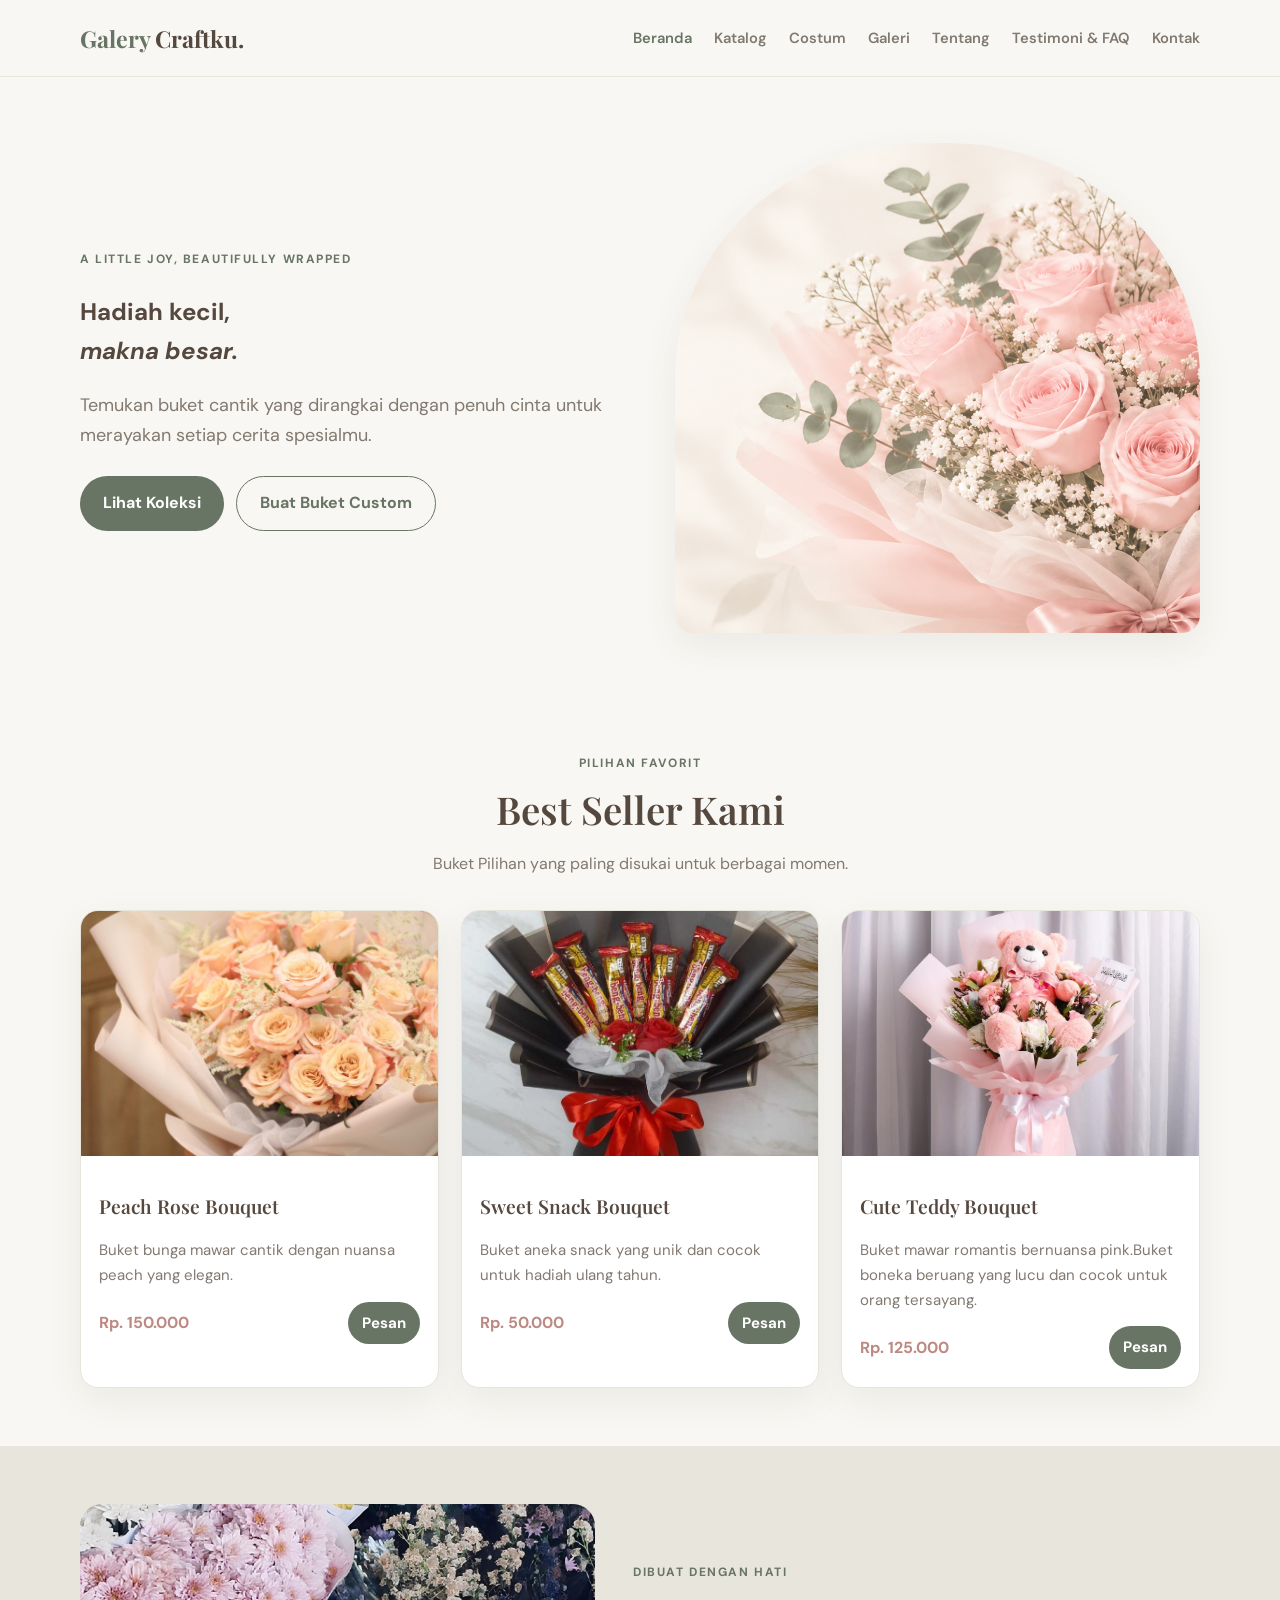
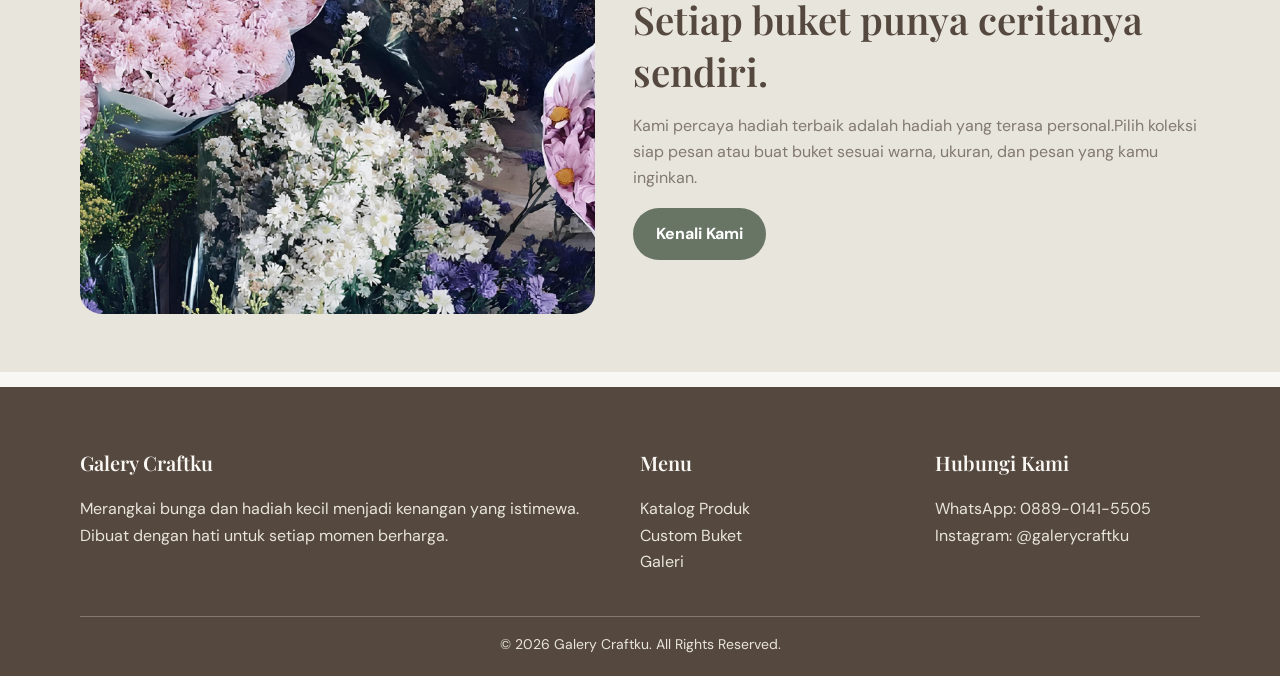
<file: index.html>
<!DOCTYPE html>
<html lang="en">
<head>
    <meta charset="UTF-8">
    <meta name="viewport" content="width=device-width, initial-scale=1.0">
    <title>Galery Craftku</title>
    <link rel="stylesheet" href="css/style.css">
</head>
<body>
    
    <header class="nenny_header">
        <div class="nenny_container nenny_nav">
            <a class="nenny_brand" href="index.html">Galery <span>Craftku.</span></a>
            <button class="nenny_toggle">☰</button>

            <nav class="nenny_links">
                <a class="nenny_active" href="index.html">Beranda</a>
                <a href="katalog.html">Katalog</a>
                <a href="custom.html">Costum</a>
                <a href="galeri.html">Galeri</a>
                <a href="tentang.html">Tentang</a>
                <a href="testimoni.html">Testimoni &amp; FAQ</a>
                <a href="kontak.html">Kontak</a>
            </nav>
        </div>
    </header>

    <main>
        <section class="nenny_hero">
            <div class="nenny_container nenny_hero-grid">
                <div>
                    <span class="nenny_eyebrow">A little joy, beautifully wrapped</span>
                    <h1>Hadiah kecil, <br><em>makna besar.</em></h1>
                    <p>Temukan buket cantik yang dirangkai dengan penuh cinta untuk merayakan setiap cerita spesialmu. </p>
                    <div class="nenny_actions">
                        <a class="nenny_btn" href="galeri.html">Lihat Koleksi</a>
                        <a class="nenny_btn nenny_btn-outline" href="custom.html">Buat Buket Custom</a>
                    </div>
                </div>

                <img class="nenny_hero-image" src="img/banner 3.png" alt="bunga">
            </div>
        </section>

        <section class="nenny_section">
            <div class="nenny_container">
                <div class="nenny_section-heading">
                    <span class="nenny_eyebrow">Pilihan Favorit</span>
                    <h2>Best Seller Kami</h2>
                    <p>Buket Pilihan yang paling disukai untuk berbagai momen.</p>
                </div>
                <div class="nenny_cards">
                    <article class="nenny_product-card">
                        <img src="img/produk/bunga_peach.jpg" alt="buket peach">
                        <div class="nenny_product-info">
                            <h3>Peach Rose Bouquet</h3>
                            <p>Buket bunga mawar cantik dengan nuansa peach yang elegan.</p>
                            <div class="nenny_card-bottom">
                                <span class="nenny_price">Rp. 150.000</span>
                                <a class="nenny_btn nenny_small-btn" href="kontak.html">Pesan</a>
                            </div>
                        </div>
                    </article>

                    <article class="nenny_product-card">
                        <img src="img/produk/buket_snack.jpg" alt="buket snack">
                        <div class="nenny_product-info">
                            <h3>Sweet Snack Bouquet</h3>
                            <p>Buket aneka snack yang unik dan cocok untuk hadiah ulang tahun.</p>
                            <div class="nenny_card-bottom">
                                <span class="nenny_price">Rp. 50.000</span>
                                <a class="nenny_btn nenny_small-btn" href="kontak.html">Pesan</a>
                            </div>
                        </div>
                    </article>

                    <article class="nenny_product-card">
                        <img src="img/produk/buket_boneka.jpg" alt="buket boneka">
                        <div class="nenny_product-info">
                            <h3>Cute Teddy Bouquet</h3>
                            <p>Buket mawar romantis bernuansa pink.Buket boneka beruang yang lucu dan cocok untuk orang tersayang.</p>
                            <div class="nenny_card-bottom">
                                <span class="nenny_price">Rp. 125.000</span>
                                <a class="nenny_btn nenny_small-btn" href="kontak.html">Pesan</a>
                            </div>
                        </div>
                    </article>
                </div>
            </div>
        </section>

        <section class="nenny_section nenny_section-soft">
            <div class="nenny_container nenny_two-col">
                <img class="nenny_rounded-img" src="img/fresh flower.jpg" alt="bunga">
                <div class="nenny_content">
                    <span class="nenny_eyebrow">Dibuat dengan hati</span>
                    <h2>Setiap buket punya ceritanya sendiri.</h2>
                    <p>Kami percaya hadiah terbaik adalah hadiah yang terasa personal.Pilih koleksi siap pesan atau buat buket sesuai warna, ukuran, dan pesan yang kamu inginkan.</p>
                    <a class="nenny_btn" href="tentang.html"> Kenali Kami</a>
                </div>
            </div>
        </section>
    </main>
    
    <footer class="nenny_footer">
        <div class="nenny_container">
            <div class="nenny_footer-grid">
                <div>
                    <h3>Galery Craftku</h3>
                    <p>Merangkai bunga dan hadiah kecil menjadi kenangan yang istimewa. Dibuat dengan hati untuk setiap momen berharga. </p>
                </div>
                <div>
                    <h3>Menu</h3>
                    <p>
                        <a href="katalog.html">Katalog Produk</a> <br>
                        <a href="custom.html">Custom Buket</a> <br>
                        <a href="galeri.html">Galeri</a> <br>
                    </p>
                </div>
                <div>
                    <h3>Hubungi Kami</h3>
                    <p>
                        <a>WhatsApp: 0889-0141-5505</a> <br>
                        <a>Instagram: @galerycraftku</a> <br>
                    </p>
                </div>
            </div>
            <div class="nenny_copyright">
                &copy; 2026 Galery Craftku. All Rights Reserved.
            </div>
        </div>
    </footer>

    <script src="js/script.js"></script>
</body>
</html>
</file>
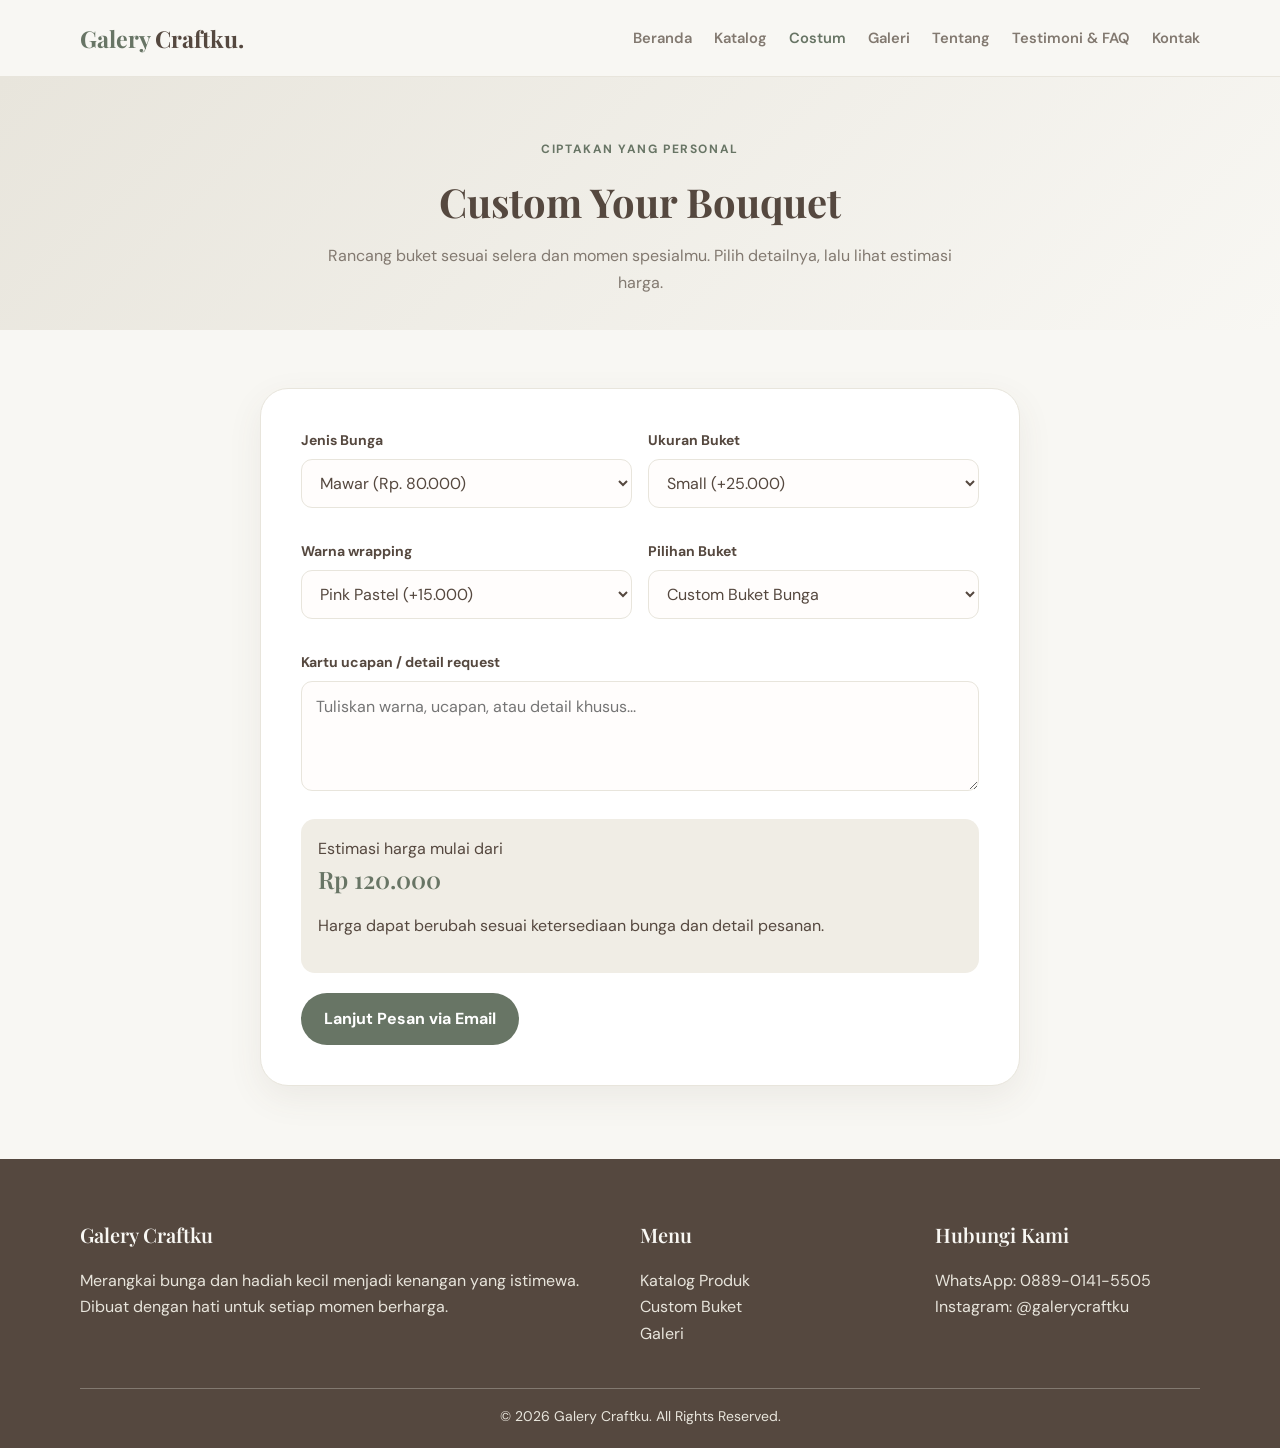
<file: custom.html>
<!DOCTYPE html>
<html lang="en">
<head>
    <meta charset="UTF-8">
    <meta name="viewport" content="width=device-width, initial-scale=1.0">
    <title>Galery Craftku</title>
    <link rel="stylesheet" href="css/style.css">
</head>
<body>
    <header class="nenny_header">
        <div class="nenny_container nenny_nav">
            <a class="nenny_brand" href="index.html">Galery <span>Craftku.</span></a>
            <button class="nenny_toggle">☰</button>

            <nav class="nenny_links">
                <a href="index.html">Beranda</a>
                <a href="katalog.html">Katalog</a>
                <a class="nenny_active" href="custom.html">Costum</a>
                <a href="galeri.html">Galeri</a>
                <a href="tentang.html">Tentang</a>
                <a href="testimoni.html">Testimoni &amp; FAQ</a>
                <a href="kontak.html">Kontak</a>
            </nav>
        </div>
    </header>

    <main>
        <!-- Bagian konten halaman -->
        <section class="nenny_hero-page">
            <div class="nenny_container">
                <span class="nenny_eyebrow">Ciptakan yang personal</span>
                <h1 class="nenny_title">Custom Your Bouquet</h1>
                <p>Rancang buket sesuai selera dan momen spesialmu. Pilih detailnya, lalu lihat estimasi harga.</p>
            </div>
        </section>

        <section class="nenny_section">
            <div class="nenny_container">
                <form class="nenny_form" id="nenny_order-form">
                    <div class="nenny_form-grid">

                        <!-- Jenis bunga -->
                        <div class="nenny_field">
                            <label for="nenny_flower">Jenis Bunga</label>
                            <select name="flower" id="nenny_flower">
                                <option value="80000">Mawar (Rp. 80.000)</option>
                                <option value="70000">Baby's breath (Rp70.000)</option>
                                <option value="90000">Tulip (Rp90.000)</option>
                                <option value="65000">Bunga campuran (Rp65.000)</option>
                            </select>
                        </div>

                        <!-- Ukuran buket -->
                        <div class="nenny_field">
                            <label for="nenny_size">Ukuran Buket</label>
                            <select name="size" id="nenny_size">
                                <option value="25000">Small (+25.000)</option>
                                <option value="50000">Medium (+50.000)</option>
                                <option value="85000">Large (+85.000)</option>
                            </select>
                        </div>

                        <!-- Warna wrapping -->
                        <div class="nenny_field">
                            <label for="nenny_wrapping">Warna wrapping</label>
                            <select name="wrapping" id="nenny_wrapping">
                                <option value="15000">Pink Pastel (+15.000)</option>
                                <option value="15000">Cream (+15.000)</option>
                                <option value="20000">Korean style (+20.000)</option>
                            </select>
                        </div>

                        <!-- Pilihan buket -->
                        <div class="nenny_field">
                            <label for="nenny_product">Pilihan Buket</label>
                            <select name="product" id="nenny_product">
                                <option>Custom Buket Bunga</option>
                                <option>Custom Buket Wisuda</option>
                                <option>Custom Buket Ulang Tahun</option>
                            </select>
                        </div>

                        <!-- Detail request -->
                        <div class="nenny_field nenny_full">
                            <label for="nenny_message">Kartu ucapan / detail request</label>
                            <textarea name="message" id="nenny_message" placeholder="Tuliskan warna, ucapan, atau detail khusus..."></textarea>
                        </div>
                    </div>
                    
                    <div class="nenny_estimasi">Estimasi harga mulai dari <br>
                        <strong id="nenny_estimasi-price">155.000</strong>
                        <p class="nenny_notice">Harga dapat berubah sesuai ketersediaan bunga dan detail pesanan.</p>
                    </div>
                    
                    <button class="nenny_btn" type="submit">Lanjut Pesan via Email</button>
                </form>
            </div>
        </section>
    </main>

    <footer class="nenny_footer">
        <div class="nenny_container">
            <div class="nenny_footer-grid">
                <div>
                    <h3>Galery Craftku</h3>
                    <p>Merangkai bunga dan hadiah kecil menjadi kenangan yang istimewa. Dibuat dengan hati untuk setiap momen berharga. </p>
                </div>
                <div>
                    <h3>Menu</h3>
                    <p>
                        <a href="katalog.html">Katalog Produk</a> <br>
                        <a href="custom.html">Custom Buket</a> <br>
                        <a href="galeri.html">Galeri</a> <br>
                    </p>
                </div>
                <div>
                    <h3>Hubungi Kami</h3>
                    <p>
                        <a>WhatsApp: 0889-0141-5505</a> <br>
                        <a>Instagram: @galerycraftku</a> <br>
                    </p>
                </div>
            </div>
            <div class="nenny_copyright">
                &copy; 2026 Galery Craftku. All Rights Reserved.
            </div>
        </div>
    </footer>

    <script src="js/script.js"></script>
</body>
</html>
</file>
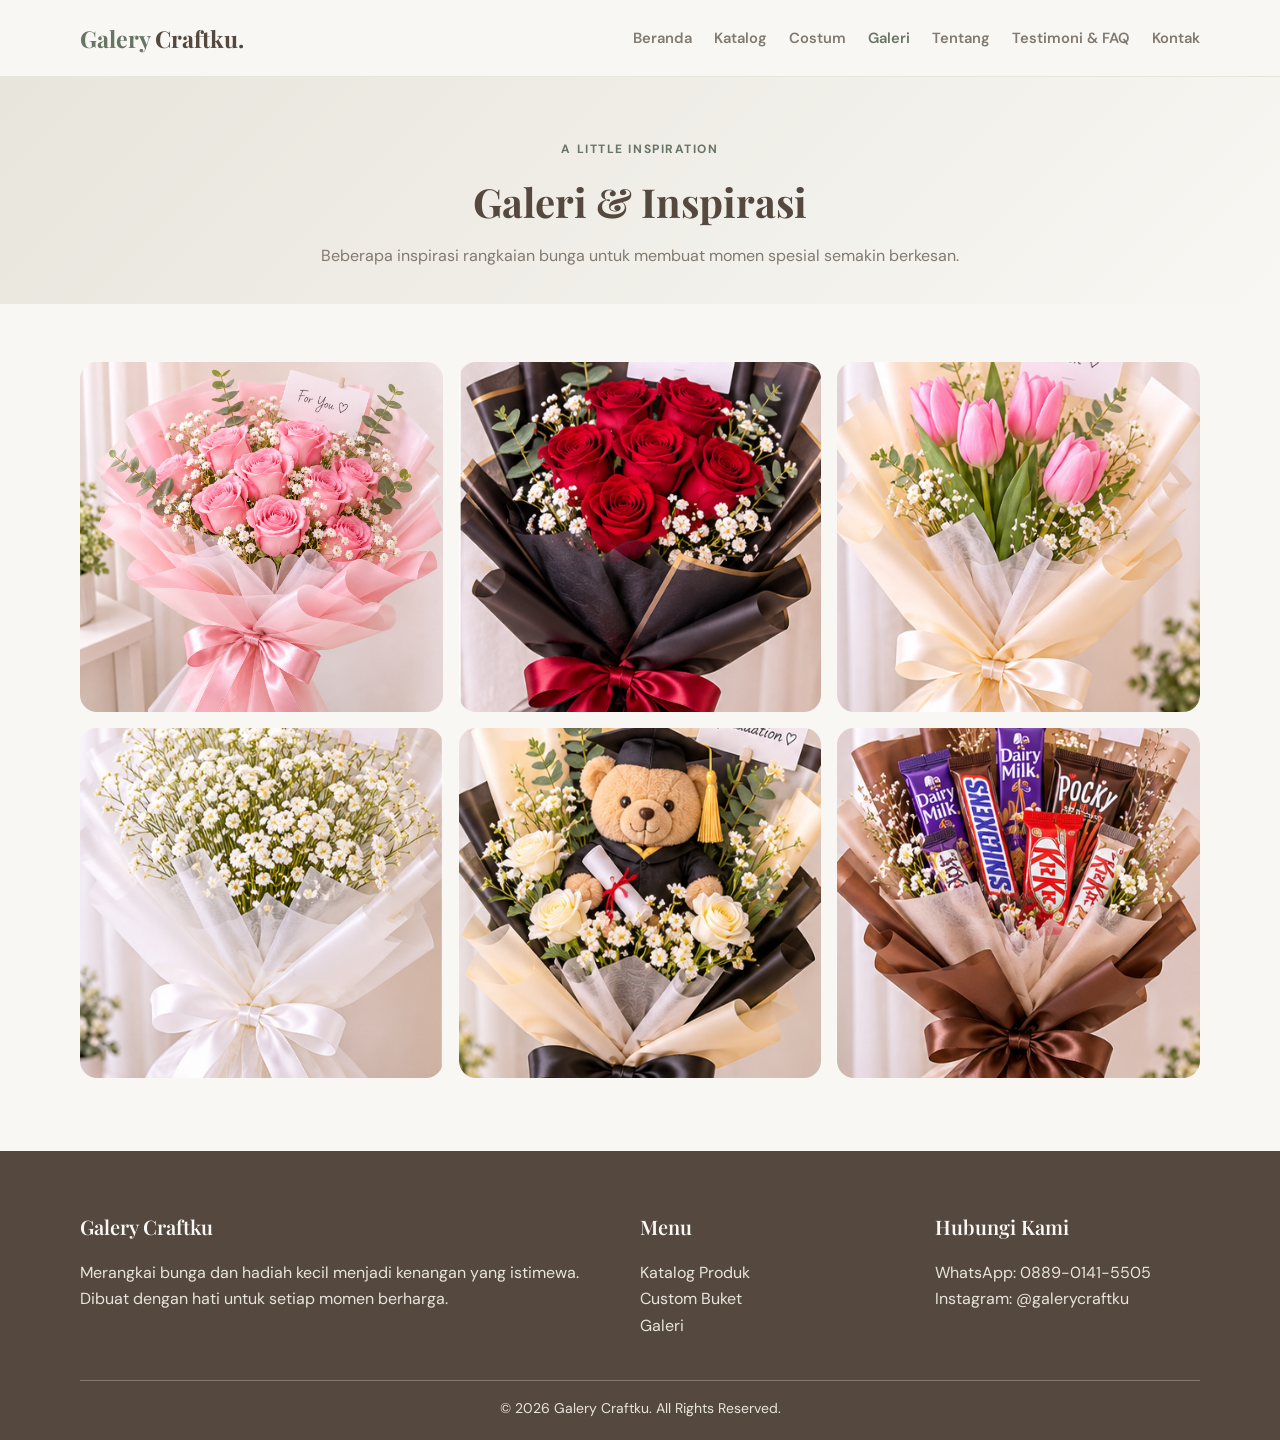
<file: galeri.html>
<!DOCTYPE html>
<html lang="en">
<head>
    <meta charset="UTF-8">
    <meta name="viewport" content="width=device-width, initial-scale=1.0">
    <title>Galery Craftku</title>
    <link rel="stylesheet" href="css/style.css">
</head>
<body>
    <header class="nenny_header">
        <div class="nenny_container nenny_nav">
            <a class="nenny_brand" href="index.html">Galery <span>Craftku.</span></a>
            <button class="nenny_toggle">☰</button>

            <nav class="nenny_links">
                <a href="index.html">Beranda</a>
                <a href="katalog.html">Katalog</a>
                <a href="custom.html">Costum</a>
                <a class="nenny_active" href="galeri.html">Galeri</a>
                <a href="tentang.html">Tentang</a>
                <a href="testimoni.html">Testimoni &amp; FAQ</a>
                <a href="kontak.html">Kontak</a>
            </nav>
        </div>
    </header>

    <main>
        <!-- Bagian konten halaman -->
        <section class="nenny_hero-page">
            <div class="nenny_container">
                <span class="nenny_eyebrow">A little inspiration</span>
                <h1 class="nenny_title">Galeri &amp; Inspirasi</h1>
                <p>Beberapa inspirasi rangkaian bunga untuk membuat momen spesial semakin berkesan.</p>
            </div>
        </section>

        <section class="nenny_section">
            <div class="nenny_container nenny_galery-grid">
                <img src="img/buket pink.png" alt="Buket pink"/>
                <img src="img/buket mawar.png" alt="Buket mawar"/>
                <img src="img/buket tulip.png" alt="Buket tulip"/>
                <img src="img/buket baby's breath.png" alt="Buket baby's breath"/>
                <img src="img/buket boneka.png" alt="Buket wisuda teddy"/>
                <img src="img/buket coklat.png" alt="Buket coklat" />
            </div>
        </section>
    </main>

    <footer class="nenny_footer">
        <div class="nenny_container">
            <div class="nenny_footer-grid">
                <div>
                    <h3>Galery Craftku</h3>
                    <p>Merangkai bunga dan hadiah kecil menjadi kenangan yang istimewa. Dibuat dengan hati untuk setiap momen berharga. </p>
                </div>
                <div>
                    <h3>Menu</h3>
                    <p>
                        <a href="katalog.html">Katalog Produk</a> <br>
                        <a href="custom.html">Custom Buket</a> <br>
                        <a href="galeri.html">Galeri</a> <br>
                    </p>
                </div>
                <div>
                    <h3>Hubungi Kami</h3>
                    <p>
                        <a>WhatsApp: 0889-0141-5505</a> <br>
                        <a>Instagram: @galerycraftku</a> <br>
                    </p>
                </div>
            </div>
            <div class="nenny_copyright">
                &copy; 2026 Galery Craftku. All Rights Reserved.
            </div>
        </div>
    </footer>

    <script src="js/script.js"></script>
</body>
</html>
</file>
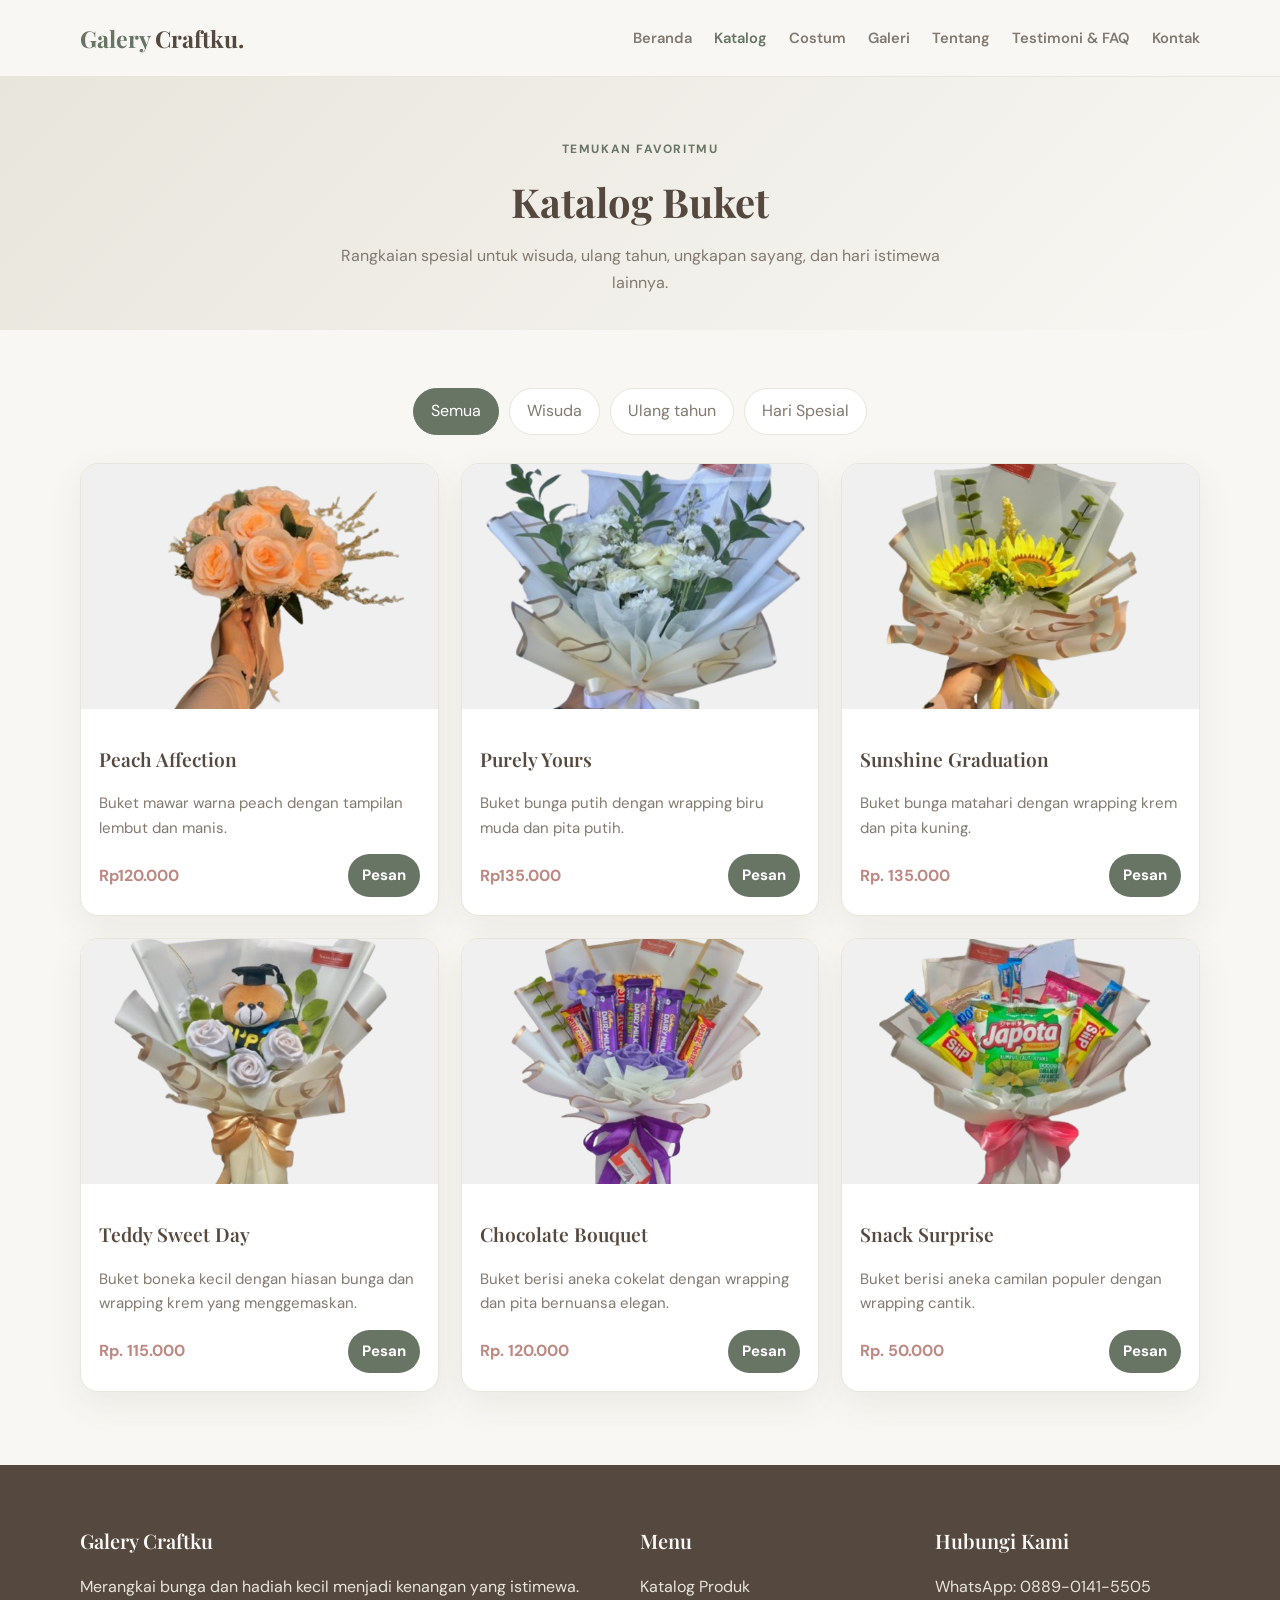
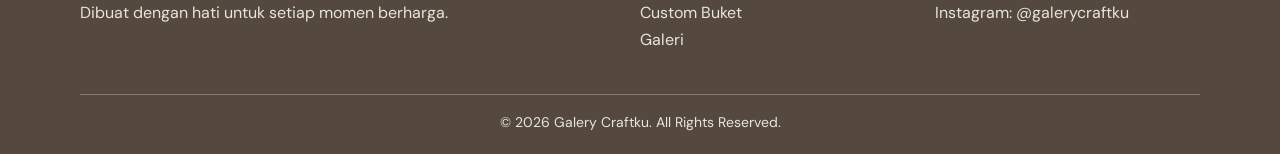
<file: katalog.html>
<!DOCTYPE html>
<html lang="en">
<head>
    <meta charset="UTF-8">
    <meta name="viewport" content="width=device-width, initial-scale=1.0">
    <title>Galery Craftku</title>
    <link rel="stylesheet" href="css/style.css">
</head>
<body>
    <header class="nenny_header">
        <div class="nenny_container nenny_nav">
            <a class="nenny_brand" href="index.html">Galery <span>Craftku.</span></a>
            <button class="nenny_toggle">☰</button>

            <nav class="nenny_links">
                <a href="index.html">Beranda</a>
                <a class="nenny_active" href="katalog.html">Katalog</a>
                <a href="custom.html">Costum</a>
                <a href="galeri.html">Galeri</a>
                <a href="tentang.html">Tentang</a>
                <a href="testimoni.html">Testimoni &amp; FAQ</a>
                <a href="kontak.html">Kontak</a>
            </nav>
        </div>
    </header>

    <main>
        <!-- Bagian konten halaman -->
        <section class="nenny_hero-page">
            <div class="nenny_container">
                <span class="nenny_eyebrow">Temukan favoritmu</span>
                <h1 class="nenny_title">Katalog Buket</h1>
                <p>Rangkaian spesial untuk wisuda, ulang tahun, ungkapan sayang, dan hari istimewa lainnya.</p>
            </div>
        </section>

        <section class="nenny_section">
            <div class="nenny_container">
                <div class="nenny_filter">
                    <button class="nenny_filter-btn nenny_active" data-filter="semua">Semua</button>
                    <button class="nenny_filter-btn" data-filter="wisuda">Wisuda</button>
                    <button class="nenny_filter-btn" data-filter="ulangtahun">Ulang tahun</button>
                    <button class="nenny_filter-btn" data-filter="hari_spesial">Hari Spesial</button>
                </div>
                
                <div class="nenny_cards">
                    <article class="nenny_product-card" data-category="hari_spesial">
                        <img src="img/produk/romantis_peach-affection.png" alt="Buket Peach"/>
                        <div class="nenny_product-info">
                            <h3>Peach Affection</h3>
                            <p>Buket mawar warna peach dengan tampilan lembut dan manis.</p>
                            <div class="nenny_card-bottom">
                                <span class="nenny_price">Rp120.000</span>
                                <a class="nenny_btn nenny_small-btn" href="kontak.html">Pesan</a>
                            </div>
                        </div>
                    </article>

                    <article class="nenny_product-card" data-category="hari_spesial">
                        <img src="img/produk/romantis_purely-yours.png" alt="Buket bunga" />
                        <div class="nenny_product-info">
                            <h3>Purely Yours</h3>
                            <p>Buket bunga putih dengan wrapping biru muda dan pita putih.</p>
                            <div class="nenny_card-bottom">
                                <span class="nenny_price">Rp135.000</span>
                                <a class="nenny_btn nenny_small-btn" href="kontak.html">Pesan</a>
                            </div>
                        </div>
                    </article>

                    <!-- Wisuda -->
                    <article class="nenny_product-card" data-category="wisuda">
                        <img src="img/produk/wisuda_sunshine-graduation.png" alt="Buket wisuda"/>
                        <div class="nenny_product-info">
                            <h3>Sunshine Graduation</h3>
                            <p>Buket bunga matahari dengan wrapping krem dan pita kuning.</p>
                            <div class="nenny_card-bottom">
                                <span class="nenny_price">Rp. 135.000</span>
                                <a class="nenny_btn nenny_small-btn" href="kontak.html">Pesan</a>
                            </div>
                        </div>
                    </article>

                    <article class="nenny_product-card" data-category="wisuda">
                        <img src="img/produk/wisuda_teddy-sweet-day.png" alt="Buket bunga wisuda"/>
                        <div class="nenny_product-info">
                            <h3>Teddy Sweet Day</h3>
                            <p>Buket boneka kecil dengan hiasan bunga dan wrapping krem yang menggemaskan.</p>
                            <div class="nenny_card-bottom">
                                <span class="nenny_price">Rp. 115.000</span>
                                <a class="nenny_btn nenny_small-btn" href="kontak.html">Pesan</a>
                            </div>
                        </div>
                    </article>

                    <!-- Ulang Tahun -->
                    <article class="nenny_product-card" data-category="ulangtahun">
                        <img src="img/produk/ulangtahun_lavender-congrats.png" alt="Buket coklat"/>
                        <div class="nenny_product-info">
                            <h3>Chocolate Bouquet</h3>
                            <p>Buket berisi aneka cokelat dengan wrapping dan pita bernuansa elegan.</p>
                            <div class="nenny_card-bottom">
                                <span class="nenny_price">Rp. 120.000</span>
                                <a class="nenny_btn nenny_small-btn" href="kontak.html">Pesan</a>
                            </div>
                        </div>
                    </article>

                    <article class="nenny_product-card" data-category="ulangtahun">
                        <img src="img/produk/ulangtahun_snack-surprise.png" alt="Buket snack" />
                        <div class="nenny_product-info">
                            <h3>Snack Surprise</h3>
                            <p>Buket berisi aneka camilan populer dengan wrapping cantik.</p>
                            <div class="nenny_card-bottom">
                                <span class="nenny_price">Rp. 50.000</span>
                                <a class="nenny_btn nenny_small-btn" href="kontak.html">Pesan</a>
                            </div>
                        </div>
                    </article>

                </div>
            </div>
        </section>
    </main>

    <footer class="nenny_footer">
        <div class="nenny_container">
            <div class="nenny_footer-grid">
                <div>
                    <h3>Galery Craftku</h3>
                    <p>Merangkai bunga dan hadiah kecil menjadi kenangan yang istimewa. Dibuat dengan hati untuk setiap momen berharga. </p>
                </div>
                <div>
                    <h3>Menu</h3>
                    <p>
                        <a href="katalog.html">Katalog Produk</a> <br>
                        <a href="custom.html">Custom Buket</a> <br>
                        <a href="galeri.html">Galeri</a> <br>
                    </p>
                </div>
                <div>
                    <h3>Hubungi Kami</h3>
                    <p>
                        <a>WhatsApp: 0889-0141-5505</a> <br>
                        <a>Instagram: @galerycraftku</a> <br>
                    </p>
                </div>
            </div>
            <div class="nenny_copyright">
                &copy; 2026 Galery Craftku. All Rights Reserved.
            </div>
        </div>
    </footer>
    
    <script src="js/script.js"></script>
</body>
</html>
</file>
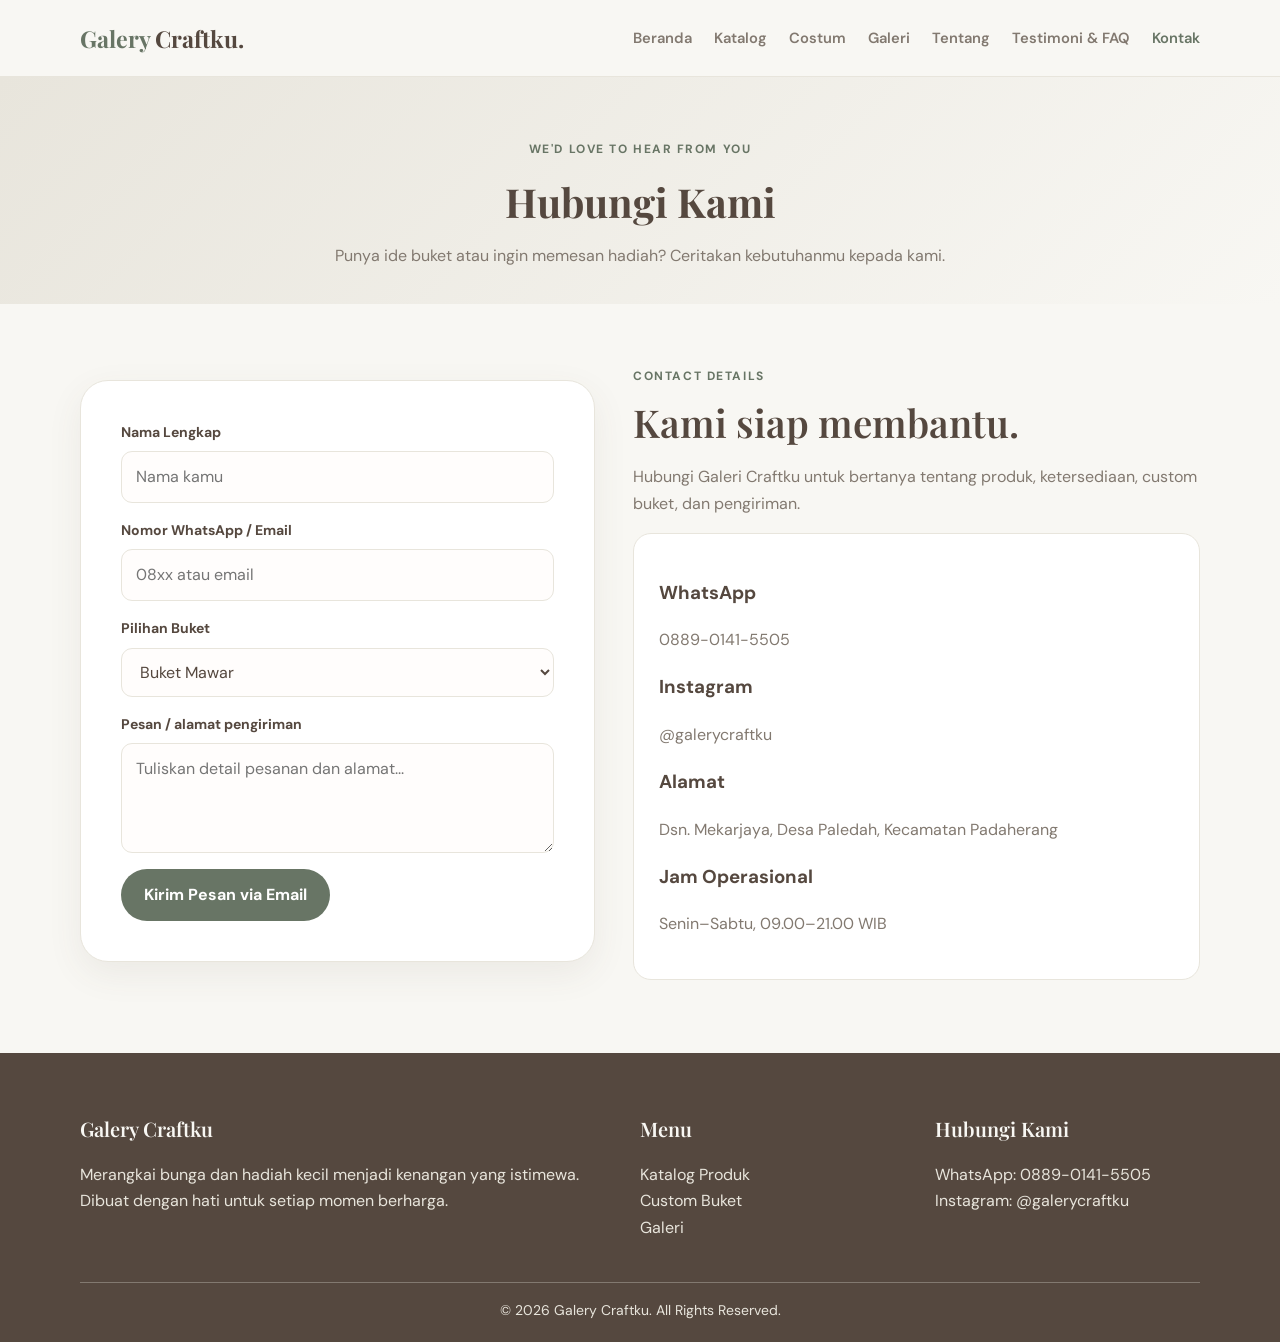
<file: kontak.html>
<!DOCTYPE html>
<html lang="en">
<head>
    <meta charset="UTF-8">
    <meta name="viewport" content="width=device-width, initial-scale=1.0">
    <title>Galery Craftku</title>
    <link rel="stylesheet" href="css/style.css">
</head>
<body>
    <header class="nenny_header">
        <div class="nenny_container nenny_nav">
            <a class="nenny_brand" href="index.html">Galery <span>Craftku.</span></a>
            <button class="nenny_toggle">☰</button>

            <nav class="nenny_links">
                <a href="index.html">Beranda</a>
                <a href="katalog.html">Katalog</a>
                <a href="custom.html">Costum</a>
                <a href="galeri.html">Galeri</a>
                <a href="tentang.html">Tentang</a>
                <a href="testimoni.html">Testimoni &amp; FAQ</a>
                <a class="nenny_active" href="kontak.html">Kontak</a>
            </nav>
        </div>
    </header>

    <main>
        <!-- Bagian konten halaman -->
        <section class="nenny_hero-page">
            <div class="nenny_container">
                <span class="nenny_eyebrow">We'd love to hear from you</span>
                <h1 class="nenny_title">Hubungi Kami</h1>
                <p>Punya ide buket atau ingin memesan hadiah? Ceritakan kebutuhanmu kepada kami.</p>
            </div>
        </section>

        <section class="nenny_section">
            <div class="nenny_container nenny_two-col">
                <form class="nenny_form" id="nenny_form-order">
                    <div class="nenny_field">
                        <label for="nenny_name">Nama Lengkap</label>
                        <input id="nenny_name" name="nama" placeholder="Nama kamu" required>
                    </div>

                    <div class="nenny_field">
                        <label for="nenny_contact">Nomor WhatsApp / Email</label>
                        <input id="nenny_contact" name="contact" placeholder="08xx atau email" required>
                    </div>

                    <div class="nenny_field">
                        <label for="nenny_produk">Pilihan Buket</label>
                        <select name="produk" id="nenny_produk">
                            <option>Buket Mawar</option>
                            <option>Buket Wisuda</option>
                            <option>Buket Uang</option>
                            <option>Buket Snack</option>
                            <option>Custom Buket</option>
                        </select>
                    </div>

                    <div class="nenny_field">
                        <label for="nenny_message">Pesan / alamat pengiriman</label>
                        <textarea name="message" id="nenny_message" placeholder="Tuliskan detail pesanan dan alamat..." required></textarea>
                    </div>

                    <button class="nenny_btn" type="submit">Kirim Pesan via Email</button>
                </form>

                <div class="nenny_content">
                    <span class="nenny_eyebrow">Contact details</span>
                    <h2>Kami siap membantu.</h2>
                    <p>Hubungi Galeri Craftku untuk bertanya tentang produk, ketersediaan, custom buket, dan pengiriman.</p>
                    <div class="nenny_contact-box">
                        <h3>WhatsApp</h3>
                        <p>0889-0141-5505</p>
                        <h3>Instagram</h3>
                        <p>@galerycraftku</p>
                        <h3>Alamat</h3>
                        <p>Dsn. Mekarjaya, Desa Paledah, Kecamatan Padaherang</p>
                        <h3>Jam Operasional</h3>
                        <p>Senin&ndash;Sabtu, 09.00&ndash;21.00 WIB</p>
                    </div>
                </div>
            </div>
        </section>
    </main>

    <footer class="nenny_footer">
        <div class="nenny_container">
            <div class="nenny_footer-grid">
                <div>
                    <h3>Galery Craftku</h3>
                    <p>Merangkai bunga dan hadiah kecil menjadi kenangan yang istimewa. Dibuat dengan hati untuk setiap momen berharga. </p>
                </div>
                <div>
                    <h3>Menu</h3>
                    <p>
                        <a href="katalog.html">Katalog Produk</a> <br>
                        <a href="custom.html">Custom Buket</a> <br>
                        <a href="galeri.html">Galeri</a> <br>
                    </p>
                </div>
                <div>
                    <h3>Hubungi Kami</h3>
                    <p>
                        <a>WhatsApp: 0889-0141-5505</a> <br>
                        <a>Instagram: @galerycraftku</a> <br>
                    </p>
                </div>
            </div>
            <div class="nenny_copyright">
                &copy; 2026 Galery Craftku. All Rights Reserved.
            </div>
        </div>
    </footer>

    <script src="js/script.js"></script>
</body>
</html>
</file>
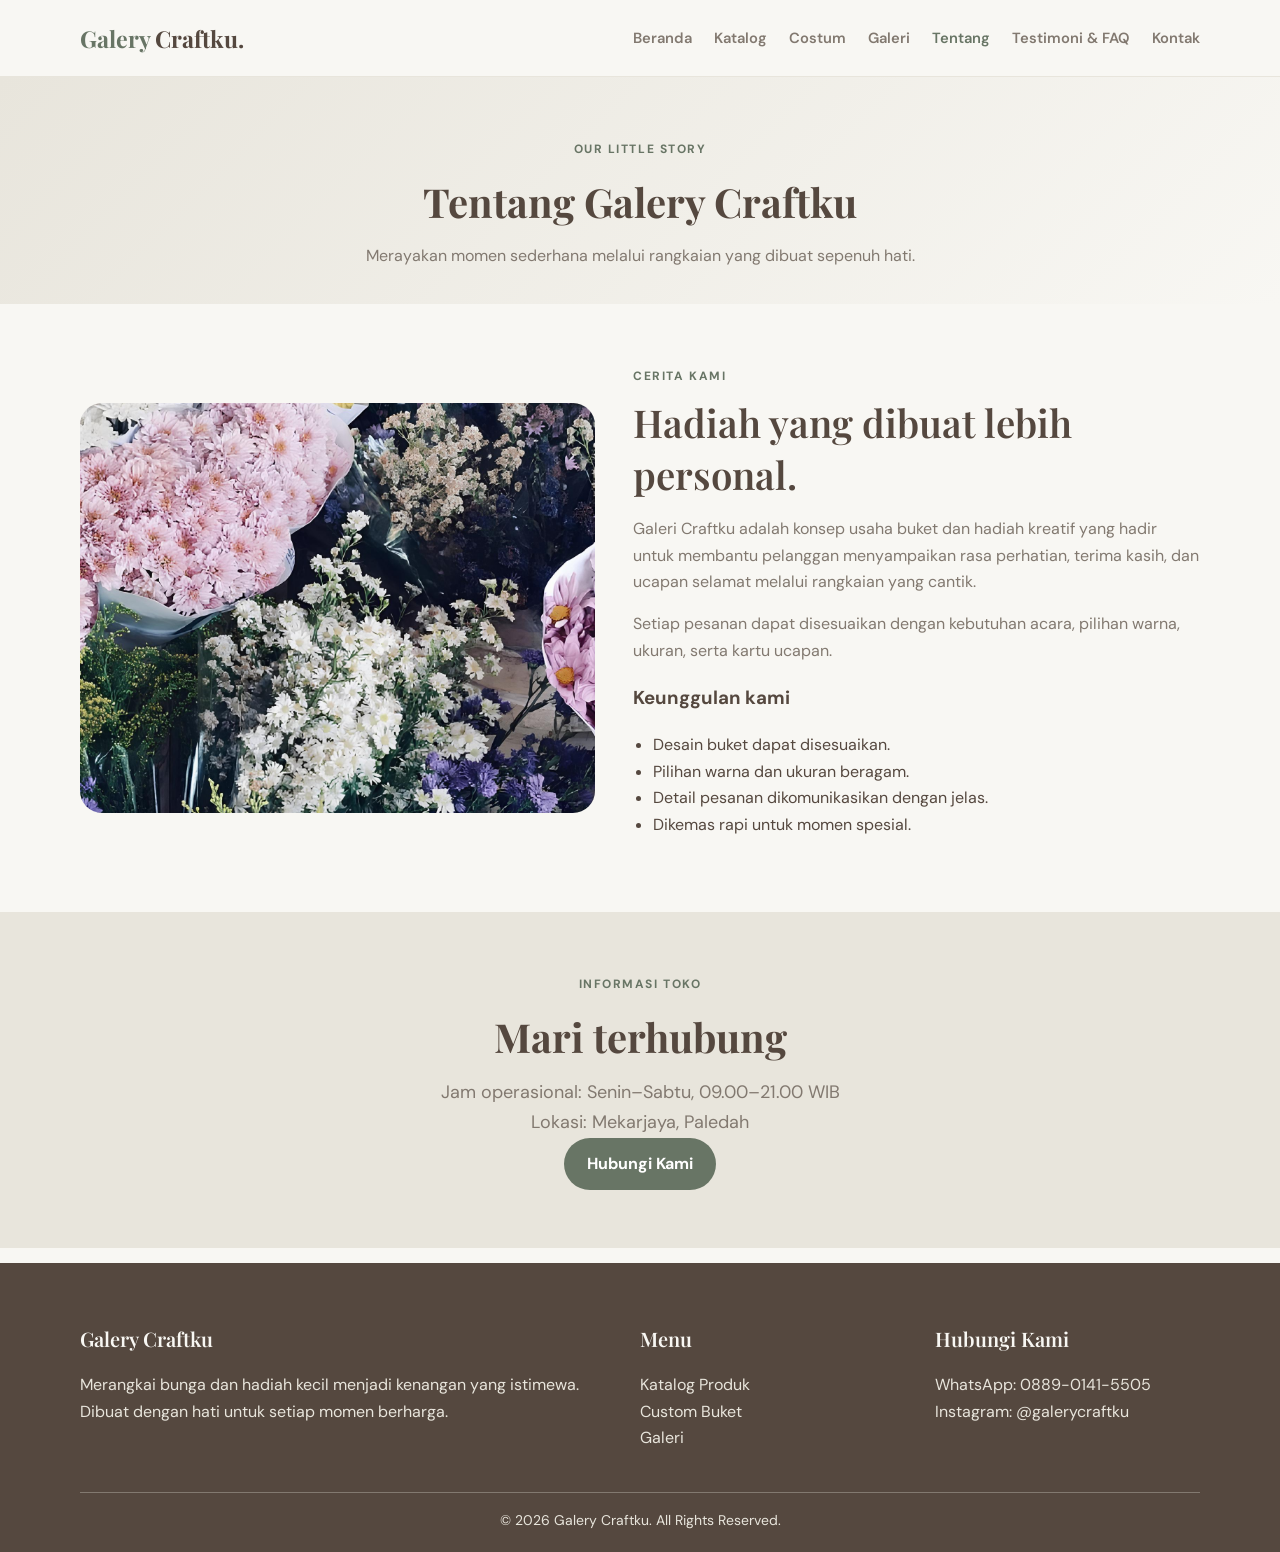
<file: tentang.html>
<!DOCTYPE html>
<html lang="en">
<head>
    <meta charset="UTF-8">
    <meta name="viewport" content="width=device-width, initial-scale=1.0">
    <title>Galery Craftku</title>
    <link rel="stylesheet" href="css/style.css">
</head>
<body>
    <header class="nenny_header">
        <div class="nenny_container nenny_nav">
            <a class="nenny_brand" href="index.html">Galery <span>Craftku.</span></a>
            <button class="nenny_toggle">☰</button>

            <nav class="nenny_links">
                <a href="index.html">Beranda</a>
                <a href="katalog.html">Katalog</a>
                <a href="custom.html">Costum</a>
                <a href="galeri.html">Galeri</a>
                <a class="nenny_active" href="tentang.html">Tentang</a>
                <a href="testimoni.html">Testimoni &amp; FAQ</a>
                <a href="kontak.html">Kontak</a>
            </nav>
        </div>
    </header>

    <main>
        <!-- Bagian konten halaman -->
        <section class="nenny_hero-page">
            <div class="nenny_container">
                <span class="nenny_eyebrow">Our little story</span>
                <h1 class="nenny_title">Tentang Galery Craftku</h1>
                <p>Merayakan momen sederhana melalui rangkaian yang dibuat sepenuh hati.</p>
            </div>
        </section>

        <section class="nenny_section">
            <div class="nenny_container nenny_two-col">
                <img class="nenny_rounded-img" src="img/fresh flower.jpg" alt="bunga">
                <div class="nenny_content">
                    <span class="nenny_eyebrow">Cerita kami</span>
                    <h2>Hadiah yang dibuat lebih personal.</h2>
                    <p>Galeri Craftku adalah konsep usaha buket dan hadiah kreatif yang hadir untuk membantu pelanggan menyampaikan rasa perhatian, terima kasih, dan ucapan selamat melalui rangkaian yang cantik.</p>
                    <p>Setiap pesanan dapat disesuaikan dengan kebutuhan acara, pilihan warna, ukuran, serta kartu ucapan.</p>
                    <h3>Keunggulan kami</h3>
                    <ul class="nenny_check-list">
                        <li>Desain buket dapat disesuaikan.</li>
                        <li>Pilihan warna dan ukuran beragam.</li>
                        <li>Detail pesanan dikomunikasikan dengan jelas.</li>
                        <li>Dikemas rapi untuk momen spesial.</li>
                    </ul>
                </div>
            </div>
        </section>

        <section class="nenny_section nenny_section-soft">
            <div class="nenny_container nenny_text-center">
                <span class="nenny_eyebrow">Informasi Toko</span>
                <h2 class="nenny_title">Mari terhubung</h2>
                <p class="nenny_lead" style="margin: auto;">
                    Jam operasional: Senin&ndash;Sabtu, 09.00&ndash;21.00 WIB
                    <br>
                    Lokasi: Mekarjaya, Paledah
                </p>
                <a href="kontak.html" class="nenny_btn">Hubungi Kami</a>
            </div>
        </section>
    </main>

    <footer class="nenny_footer">
        <div class="nenny_container">
            <div class="nenny_footer-grid">
                <div>
                    <h3>Galery Craftku</h3>
                    <p>Merangkai bunga dan hadiah kecil menjadi kenangan yang istimewa. Dibuat dengan hati untuk setiap momen berharga. </p>
                </div>
                <div>
                    <h3>Menu</h3>
                    <p>
                        <a href="katalog.html">Katalog Produk</a> <br>
                        <a href="custom.html">Custom Buket</a> <br>
                        <a href="galeri.html">Galeri</a> <br>
                    </p>
                </div>
                <div>
                    <h3>Hubungi Kami</h3>
                    <p>
                        <a>WhatsApp: 0889-0141-5505</a> <br>
                        <a>Instagram: @galerycraftku</a> <br>
                    </p>
                </div>
            </div>
            <div class="nenny_copyright">
                &copy; 2026 Galery Craftku. All Rights Reserved.
            </div>
        </div>
    </footer>

    <script src="js/script.js"></script>
</body>
</html>
</file>
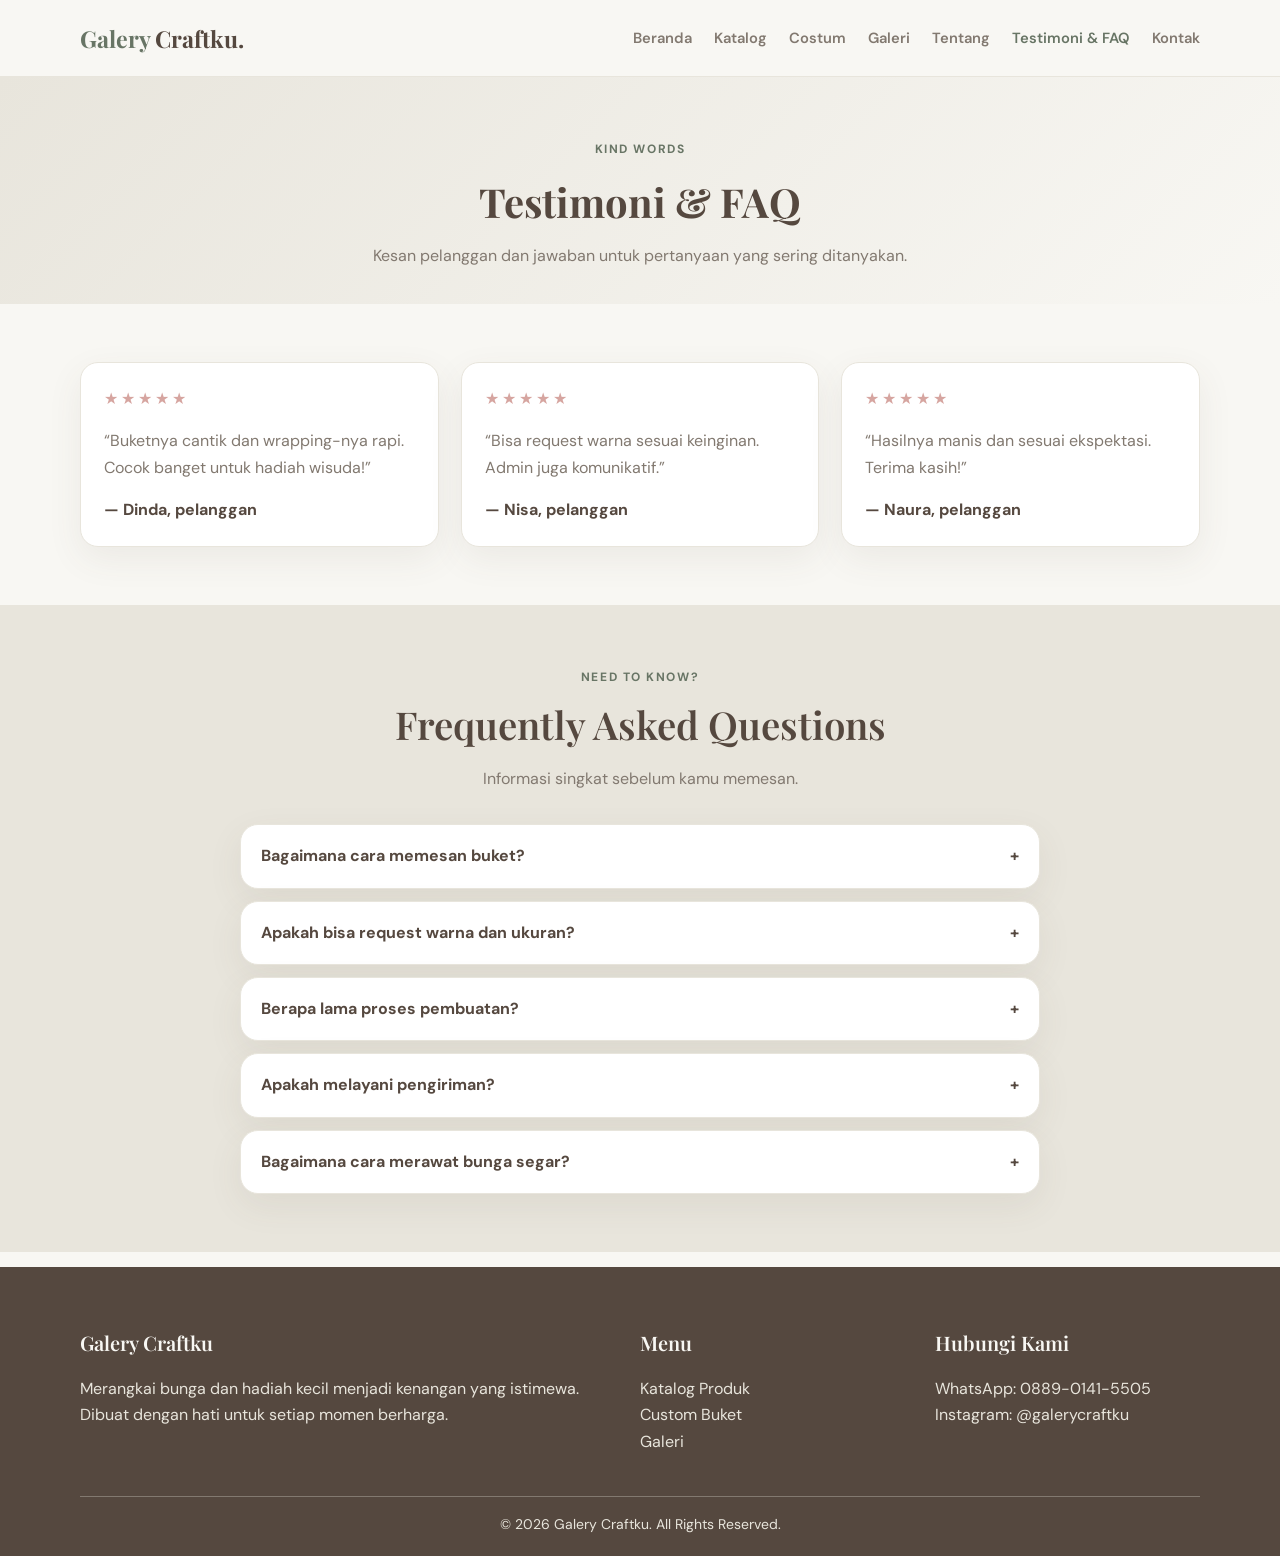
<file: testimoni.html>
<!DOCTYPE html>
<html lang="en">
<head>
    <meta charset="UTF-8">
    <meta name="viewport" content="width=device-width, initial-scale=1.0">
    <title>Galery Craftku</title>
    <link rel="stylesheet" href="css/style.css">
</head>
<body>
    <header class="nenny_header">
        <div class="nenny_container nenny_nav">
            <a class="nenny_brand" href="index.html">Galery <span>Craftku.</span></a>
            <button class="nenny_toggle">☰</button>

            <nav class="nenny_links">
                <a href="index.html">Beranda</a>
                <a href="katalog.html">Katalog</a>
                <a href="custom.html">Costum</a>
                <a href="galeri.html">Galeri</a>
                <a href="tentang.html">Tentang</a>
                <a class="nenny_active" href="testimoni.html">Testimoni &amp; FAQ</a>
                <a href="kontak.html">Kontak</a>
            </nav>
        </div>
    </header>

    <main>
        <!-- Bagian konten halaman -->
        <section class="nenny_hero-page">
            <div class="nenny_container">
                <span class="nenny_eyebrow">Kind words</span>
                <h1 class="nenny_title">Testimoni &amp; FAQ</h1>
                <p>Kesan pelanggan dan jawaban untuk pertanyaan yang sering ditanyakan.
            </div>
        </section>

        <section class="nenny_section">
            <div class="nenny_container">
                <div class="nenny_cards">
                    <article class="nenny_card-review">
                        <div class="nenny_stars">&starf;&starf;&starf;&starf;&starf;</div>
                        <p>&ldquo;Buketnya cantik dan wrapping-nya rapi. Cocok banget untuk hadiah wisuda!&rdquo;</p>
                        <strong>&mdash; Dinda, pelanggan</strong>
                    </article>

                    <article class="nenny_card-review">
                        <div class="nenny_stars">&starf;&starf;&starf;&starf;&starf;</div>
                        <p>&ldquo;Bisa request warna sesuai keinginan. Admin juga komunikatif.&rdquo;</p>
                        <strong>&mdash; Nisa, pelanggan</strong>
                    </article>

                    <article class="nenny_card-review">
                        <div class="nenny_stars">&starf;&starf;&starf;&starf;&starf;</div>
                        <p>&ldquo;Hasilnya manis dan sesuai ekspektasi. Terima kasih!&rdquo;</p>
                        <strong>&mdash; Naura, pelanggan</strong>
                    </article>
                </div>
            </div>
        </section>

        <section class="nenny_section nenny_section-soft">
            <div class="nenny_container">
                <div class="nenny_section-heading">
                    <span class="nenny_eyebrow">Need to know?</span>
                    <h2>Frequently Asked Questions</h2>
                    <p>Informasi singkat sebelum kamu memesan.</p>
                </div>

                <div class="nenny_faq-list">
                    <div class="nenny_faq-item">
                        <button class="nenny_faq-question">
                            Bagaimana cara memesan buket?
                            <span class="nenny_faq-icon">+</span>
                        </button>
                        <div class="nenny_faq-answer">
                            Pilih produk di katalog atau isi form custom, lalu lanjutkan pesanan melalui email.
                        </div>
                    </div>

                    <div class="nenny_faq-item">
                        <button class="nenny_faq-question">
                            Apakah bisa request warna dan ukuran?
                            <span class="nenny_faq-icon">+</span>
                        </button>
                        <div class="nenny_faq-answer">
                            Bisa. Kamu dapat menyampaikan pilihan warna, ukuran, dan kartu ucapan saat melakukan pemesanan.
                        </div>
                    </div>

                    <div class="nenny_faq-item">
                        <button class="nenny_faq-question">
                            Berapa lama proses pembuatan?
                            <span class="nenny_faq-icon">+</span>
                        </button>
                        <div class="nenny_faq-answer">
                            Waktu pengerjaan tergantung pada jenis dan detail pesanan. Silahkan konfirmasi jadwal ke admin.
                        </div>
                    </div>

                    <div class="nenny_faq-item">
                        <button class="nenny_faq-question">
                            Apakah melayani pengiriman?
                            <span class="nenny_faq-icon">+</span>
                        </button>
                        <div class="nenny_faq-answer">
                            Informasi area dan biaya pengiriman dapat ditanyakan dapat ditanyakan langsung kepada admin.
                        </div>
                    </div>
                    <div class="nenny_faq-item">
                        <button class="nenny_faq-question">
                            Bagaimana cara merawat bunga segar?
                            <span class="nenny_faq-icon">+</span>
                        </button>
                        <div class="nenny_faq-answer">
                            Simpan di tempat sejuk, hindari sinar matahari langsung, dan ganti air vas secara berkala untuk bunga yang menggunakan vas.
                        </div>
                    </div>
                </div>
            </div>
        </section>
    </main>

    <footer class="nenny_footer">
        <div class="nenny_container">
            <div class="nenny_footer-grid">
                <div>
                    <h3>Galery Craftku</h3>
                    <p>Merangkai bunga dan hadiah kecil menjadi kenangan yang istimewa. Dibuat dengan hati untuk setiap momen berharga. </p>
                </div>
                <div>
                    <h3>Menu</h3>
                    <p>
                        <a href="katalog.html">Katalog Produk</a> <br>
                        <a href="custom.html">Custom Buket</a> <br>
                        <a href="galeri.html">Galeri</a> <br>
                    </p>
                </div>
                <div>
                    <h3>Hubungi Kami</h3>
                    <p>
                        <a>WhatsApp: 0889-0141-5505</a> <br>
                        <a>Instagram: @galerycraftku</a> <br>
                    </p>
                </div>
            </div>
            <div class="nenny_copyright">
                &copy; 2026 Galery Craftku. All Rights Reserved.
            </div>
        </div>
    </footer>

    <script src="js/script.js"></script>
</body>
</html>
</file>
<file: css/style.css>
@import url('https://fonts.googleapis.com/css2?family=DM+Sans:wght@400;500;600;700&family=Playfair+Display:wght@500;600;700&display=swap');

:root {
    --pink: #D6A5A0;
    --pink-dark: #BD8983;
    --primary-color: #687565;
    --background-color: #F8F7F3;
    --text-color: #55483F;
    --secondary-text: #827970;
    --white: #FFFFFF;
    --border-color: #E8E5DC;
    --box-shadow: 0 12px 35px rgba(85,72,63,.08);
}

* {
    box-sizing: border-box;
}

html {
    scroll-behavior: smooth;
    overflow-y: scroll;
}

body {
    margin: 0;
    background: var(--background-color);
    color: var(--text-color);
    font-family: 'DM Sans', sans-serif;
    line-height: 1.65;
}

img {
    display: block;
    max-width: 100%;
    object-fit: cover;
}

a {
    color: inherit;
    text-decoration: none;
}

button, input, select, textarea {
    font: inherit;
}

/* Header */
.nenny_container {
    width: min(1120px, 92%);
    margin: auto;
}

.nenny_header {
    position: sticky;
    top: 0;
    z-index: 20;
    background: rgba(248, 247, 243, .96);
    backdrop-filter: blur(12px);
    border-bottom: 1px solid var(--border-color);
}

.nenny_nav {
    min-height: 76px;
    display: flex;
    align-items: center;
    justify-content: space-between;
    gap: 22px;
}

.nenny_brand {
    font: 700 1.45rem 'Playfair Display', serif;
    color: var(--primary-color);   
}

.nenny_brand span {
    color: var(--text-color);
}

.nenny_links {
    display: flex;
    align-items: center;
    gap: 22px;
    flex-wrap: wrap;
}

.nenny_links a {
    font-size: .92rem;
    color: var(--secondary-text);
    font-weight: 600;
}

.nenny_links a:hover, .nenny_links a.nenny_active {
    color: var(--primary-color);
}

.nenny_toggle {
    display: none;
    border: 0;
    background: #E8E5DC;
    color: var(--text-color);
    border-radius: 10px;
    padding: 8px 12px;
}

/* Hero */
.nenny_hero {
    padding: 66px 0 58px;
}

.nenny_hero-grid {
    display: grid;
    grid-template-columns: 1.02fr .98fr;
    gap: 48px;
    align-items: center;
}

.nenny_eyebrow {
    color: var(--primary-color);
    font-weight: 700;
    letter-spacing: .13em;
    text-transform: uppercase;
    font-size: .75rem;
}

.nenny_hero p, .nenny_lead {
    color: var(--secondary-text);
    font-size: 18px;
    max-width: 570px;
}

.nenny_hero-image {
    height: 490px;
    border-radius: 48% 48% 18px 18px;
    box-shadow: var(--box-shadow);
}

.nenny_btn {
    display: inline-flex;
    align-items: center;
    justify-content: center;
    border: 0;
    border-radius: 999px;
    padding: 13px 23px;
    background: var(--primary-color);
    color: white;
    font-weight: 700;
    cursor: pointer;
    transition: 1s;
}

.nenny_btn:hover {
    background: #53604F;
    transform: translateY(-4px);
}

.nenny_btn-outline {
    background: transparent;
    border: 1px solid var(--primary-color);
    color: var(--primary-color);
}

.nenny_btn-outline:hover {
    background: var(--primary-color);
    color: white;
}

.nenny_actions {
    display: flex;
    gap: 12px;
    flex-wrap: wrap;
    margin-top: 26px;
}

/* Section */
.nenny_section {
    padding: 58px 0;
}

.nenny_section-soft {
    background: #E8E5DC;
}

.nenny_section-heading {
    text-align: center;
    margin: 0 auto 32px;
    max-width: 650px;
}

.nenny_section-heading h2, .nenny_content h2 {
    font: 600 clamp(1.8rem, 3vw, 2.6rem) 'Playfair Display', serif;
    margin: 8px 0;
}

.nenny_section-heading p {
    color: var(--secondary-text);
}

.nenny_cards {
    display: grid;
    grid-template-columns: repeat(3,1fr);
    gap: 22px;
}

.nenny_product-card, .info-card, .nenny_card-review, .nenny_faq-item {
    background: white;
    border: 1px solid var(--border-color);
    border-radius: 18px;
    overflow: hidden;
    box-shadow: var(--box-shadow);
}

.nenny_product-card img {
    height: 245px;
    width: 100%;
}

.nenny_product-info {
    padding: 18px;
}

.nenny_product-info h3 {
    font: 600 1.2rem 'Playfair Display', serif;
}

.nenny_product-info p {
    color: var(--secondary-text);
    margin: 0 0 10px;
    font-size: 15px;
}

.nenny_price {
    color: #BD8983;
    font-weight: 700;
}

.nenny_card-bottom {
    display: flex;
    align-items: center;
    justify-content: space-between;
    gap: 10px;
    margin-top: 14px;
}

.nenny_small-btn {
    padding: 9px 14px;
    font-size: 15px;
}

/* Section soft */
.nenny_two-col {
    display: grid;
    grid-template-columns: 1fr 1.1fr;
    gap: 38px;
    align-items: center;
}


.nenny_rounded-img {
    width: 100%;
    height: 410px;
    border-radius: 22px;
}

.nenny_content p {
    color: var(--secondary-text);
}

/* Kategori */
.nenny_hero-page {
    padding: 58px 0 34px;
    text-align: center;
    background: linear-gradient(135deg, #E8E5DC, #F8F7F3);
}

.nenny_title {
    font-size: clamp(24px, 4vw, 40px);
    font-family: 'Playfair Display', serif;
    margin: 8px 0;
}

.nenny_hero-page p {
    color: var(--secondary-text);
    margin: 0 auto;
    max-width: 650px;
}

.nenny_filter {
    display: flex;
    justify-content: center;
    gap: 10px;
    flex-wrap: wrap;
    margin: 0 0 28px;
}

.nenny_filter-btn {
    border: 1px solid var(--border-color);
    background: white;
    color: var(--secondary-text);
    border-radius: 99px;
    padding: 9px 17px;
    cursor: pointer;
}

.nenny_filter-btn.nenny_active, .nenny_filter-btn:hover {
    background: var(--primary-color);
    color: white;
    border-color: var(--primary-color);
}

/* Form */
.nenny_form {
    display: block;
    width: 100%;
    max-width: 760px;
    background: white;
    padding: 40px;
    border-radius: 28px;
    border: 1px solid var(--border-color);
    box-shadow: var(--box-shadow);
    margin: 0 auto;
    box-sizing: border-box;
}

.nenny_form-grid {
    display: grid;
    grid-template-columns: 1fr 1fr;
    gap: 16px;
}

.nenny_field {
    display: flex;
    flex-direction: column;
    gap: 7px;
    margin-bottom: 16px;
}

.nenny_field label {
    font-weight: 700;
    font-size: 14px;
}

.nenny_field input, .nenny_field select, .nenny_field textarea {
    width: 100%;
    padding: 12px 14px;
    border: 1px solid var(--border-color);
    border-radius: 11px;
    background: #fffdfc;
    color: var(--text-color);
    outline-color: var(--pink-dark);
}

.nenny_field textarea {
    min-height: 110px;
    resize: vertical;
}

.nenny_full {
    grid-column: 1/-1;
}

.nenny_estimasi {
    background: #F0EDE5;
    border-radius: 14px;
    padding: 17px;
    margin: 12px 0 20px;
}

.nenny_estimasi strong {
    font: 600 24px 'Playfair Display', serif;
    color: var(--primary-color);
}

/* Galeri */
.nenny_galery-grid {
    display: grid;
    grid-template-columns: repeat(3, 1fr);
    gap: 16px;
}

.nenny_galery-grid img {
    height: 350px;
    width: 100%;
    object-fit: cover;
    border-radius: 17px;
    cursor: pointer;
    transition: .25s;
}

.nenny_galery-grid img:hover {
    transform: scale(1.02);
}

/* Tentang */
.nenny_check-list {
    padding-left: 20px;
}

.nenny_text-center {
    text-align: center;
}

/* Testimoni dan FAQ */
.nenny_card-review {
    padding: 23px;
}

.nenny_stars {
    color: #D6A5A0;
    letter-spacing: 3px;
}

.nenny_card-review p {
    color: var(--secondary-text);
}

.nenny_faq-list {
    max-width: 800px;
    margin: auto;
    display: grid;
    gap: 12px;
}

.nenny_faq-item {
    padding: 0 20px;
}

.nenny_faq-question {
    width: 100%;
    border: 0;
    background: white;
    padding: 18px 0;
    text-align: left;
    font-weight: 700;
    color: var(--text-color);
    display: flex;
    justify-content: space-between;
    cursor: pointer;
}

.nenny_faq-answer {
    display: none;
    color: var(--secondary-text);
    padding: 0 0 18px;
}

.nenny_faq-item.nenny_open .nenny_faq-answer {
    display: block;
}

/* Kontak */
.nenny_contact-box {
    background: white;
    border: 1px solid var(--border-color);
    border-radius: 18px;
    padding: 25px;
}

/* Footer */
.nenny_footer {
    background: #55483F;
    color: #F8F7F3;
    padding: 42px 0 20px;
    margin-top: 15px;
}

.nenny_footer-grid {
    display: grid;
    grid-template-columns: 2fr 1fr 1fr;
    gap:30px;
}

.nenny_footer p, .nenny_footer a {
    color: #E8E5DC;
}

.nenny_footer h3 {
    font: 600 1.25rem 'Playfair Display', serif;
}

.nenny_copyright {
    border-top: 1px solid #827970;
    margin-top: 25px;
    padding-top: 16px;
    text-align: center;
    color: #E8E5DC;
    font-size: 14px;
}

/* Tampilan tablet dan ponsel */
@media(max-width: 800px) {
    .nenny_nav {
        min-height: 68px;
    }

    .nenny_toggle {
        display: block;
    }

    .nenny_links {
        display: none;
        position: absolute;
        top: 68px;
        left: 0;
        right: 0;
        background-color: var(--background-color);
        padding: 18px 4%;
        border-bottom: 1px solid var(--border-color);
        flex-direction: column;
        align-items: flex-start;
        gap: 14px;
    }

    .nenny_links.active {
        display: flex;
    }

    .nenny_hero-grid,.nenny_two-col {
        grid-template-columns: 1fr;
    }

    .nenny_hero {
        padding-top: 38px;
    }

    .nenny_hero-image {
        height: 350px;
    }

    .nenny_cards {
        grid-template-columns: repeat(2, 1fr);
    }

    .nenny_footer-grid {
        grid-template-columns: 1fr 1fr;
    }

    .nenny_footer-grid > div:first-child{
        grid-column: 1/-1;
    }

    .nenny_galery-grid {
        grid-template-columns: repeat(2, 1fr);
    }
}

@media(max-width: 540px) {
    .nenny_cards, .nenny_footer-grid, .nenny_form-grid, .nenny_galery-grid {
        grid-template-columns: 1fr;
    }

    .nenny_footer-grid>div:first-child {
        grid-column: auto;
    }

    .nenny_product-card img {
        height: 230px;
    }

    .nenny_section {
        padding: 42px 0;
    }

    .nenny_hero h1 {
        font-size: 2.6rem;
    }

    .nenny_rounded-img {
        height: 300px;
    }

    .nenny_form {
        padding: 19px;
    }
}
</file>
